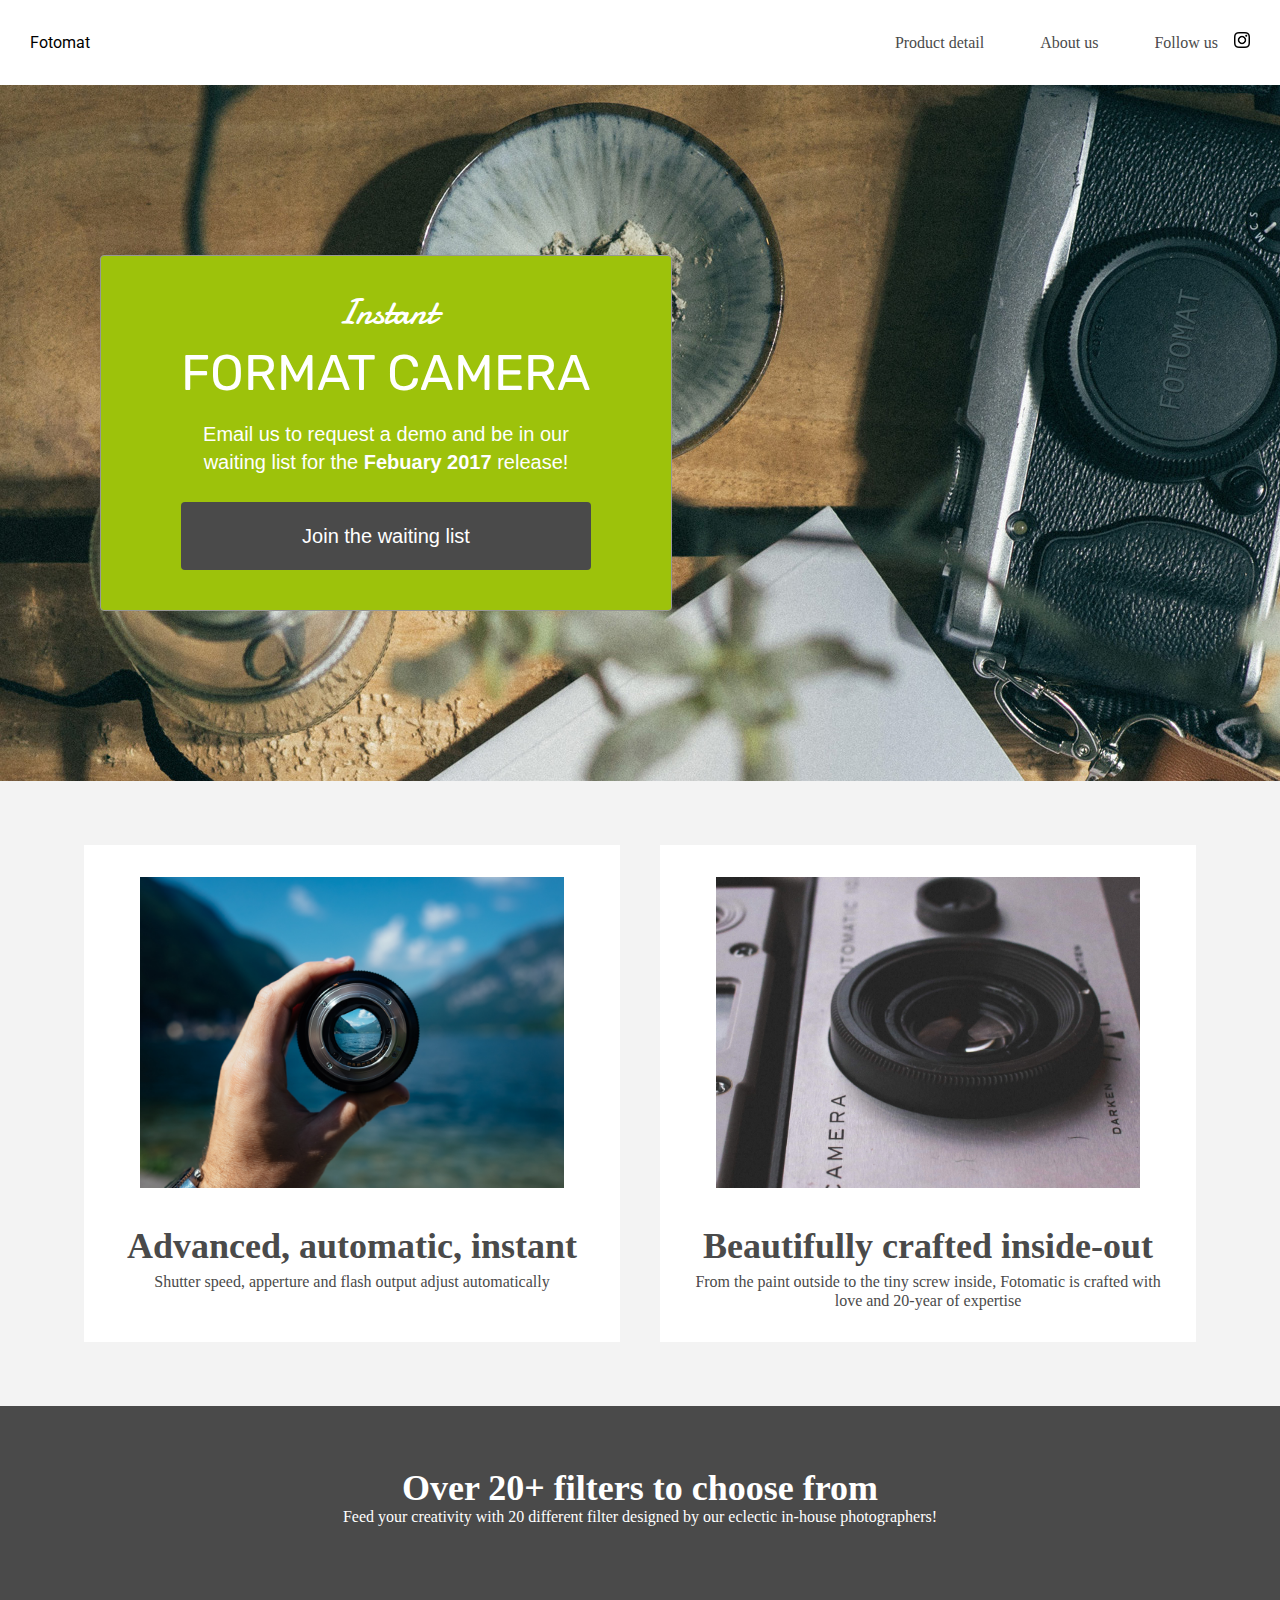
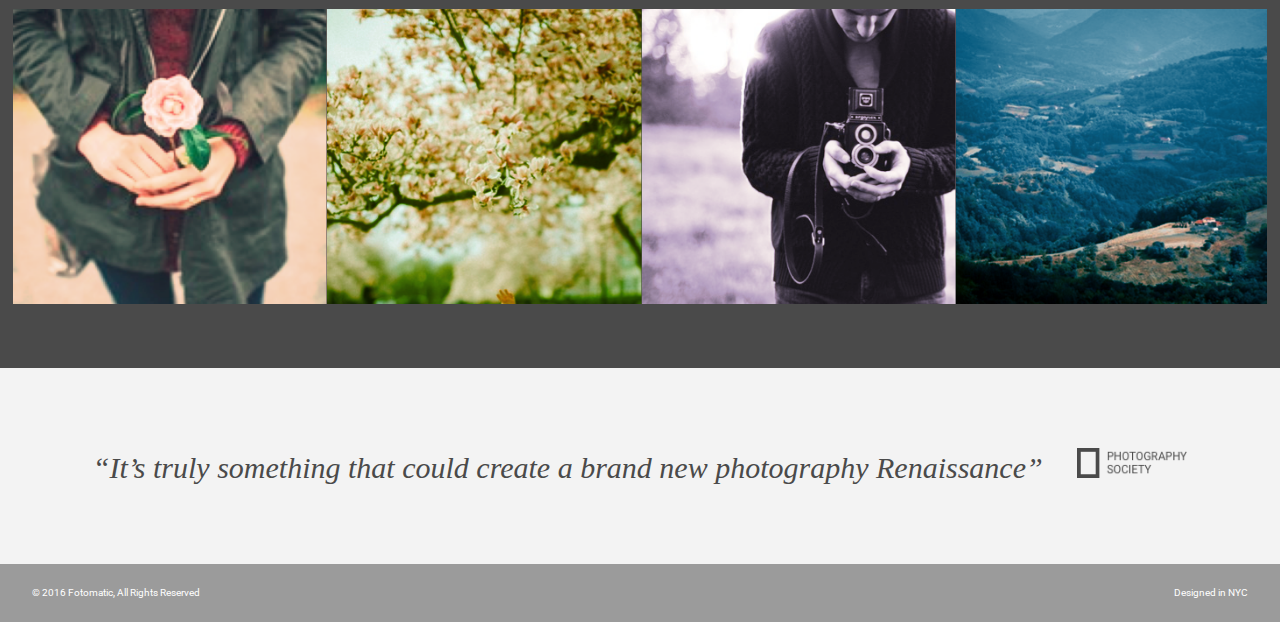
<file: fotomatic/index.html>
<!DOCTYPE html>
<html>
<head>
  <link rel="stylesheet" href="./resources/css/reset.css">
  <link href="https://fonts.googleapis.com/css?family=Damion" rel="stylesheet">
  <link href="https://fonts.googleapis.com/css?family=Rubik" rel="stylesheet">
  <link href="https://fonts.googleapis.com/css?family=Roboto:300,400,600,700" rel="stylesheet">
  <link rel="stylesheet" href="./resources/css/style.css">
</head>
<body>
  <!-- Header -->
  <header>
    <div class="content">
      <a href="index.html" class="desktop logo">Fotomat</a>
      <nav class="desktop">
        <ul>
          <li><a href="#">Product detail</a></li>
          <li><a href="#">About us</a></li>
          <li><a href="https://www.instagram.com/">Follow us <img class="icon" src="./resources/images/instagram.png"></a></li>
        </ul>
      </nav>
      <nav class="mobile">
        <ul>
          <li><a href="#"><img src="./resources/images/ic-logo.svg"></a></li>
          <li><a href="#"><img src="./resources/images/ic-product-detail.svg"></a></li>
          <li><a href="#"><img src="./resources/images/ic-about-us.svg"></a></li>
          <li><a href="#" class="button">Join us</a></li>
        </ul>
      </nav>
    </div>
  </header>

  <!-- Main Content -->
  <div class="main-content">

    <!-- Sign Up Section -->
    <div id="sign-up-section" class="banner">
      <div id="sign-up-cta">
        <div class="content center">
          <div class="header">
            <h2 class="cursive">Instant</h2>
            <h1 class="striking">FORMAT CAMERA</h1>
          </div>
          <div class="email">
            <span>
              Email us to request a demo and be in our waiting list for the <strong>Febuary 2017</strong> release!
            </span>
            <div class="button">Join the waiting list</div>
          </div>
        </div>
      </div>
    </div>

    <!-- Features Section -->
    <div id="features-section">
      <div class="feature">
        <div class="center">
          <div class="image-container">
            <img src="resources/images/feature-1.png" />
          </div>
          <div class="content">
            <h2>Advanced, automatic, instant</h2>
            <h3>Shutter speed, apperture and flash output adjust automatically</h3>
          </div>
        </div>
      </div>
      <div class="feature">
        <div class="center">
          <div class="image-container">
            <img src="resources/images/feature-2.png" />
          </div>
          <div class="content">
            <h2>Beautifully crafted inside-out</h2>
            <h3>From the paint outside to the tiny screw inside, Fotomatic is crafted with love and 20-year of expertise</h3>
          </div>
        </div>
      </div>
    </div>

    <!-- Filters Section -->
    <div id="filters-section">
      <div class="content center">
        <h2>Over 20+ filters to choose from</h2>
        <h3>Feed your creativity with 20 different filter designed by our eclectic in-house photographers!</h3>
      </div>
      <div class="images-container">
        <div class="image-container">
          <img src="./resources/images/filter-1.png" />
        </div>
        <div class="image-container">
          <img src="./resources/images/filter-2.png" />
        </div>
        <div class="image-container">
          <img src="./resources/images/filter-3.png" />
        </div>
        <div class="image-container extra">
          <img src="./resources/images/filter-4.png" />
        </div>
      </div>
    </div>

    <!-- Quotes Section -->
    <div id="quotes-section">
      <div class="content center">
        <span class="quote">“It’s truly something that could create a brand new photography Renaissance”</span>
        <img class="quote-citation" src="./resources/images/photography-logo.png" />
      </div>
    </div>

    <!-- Footer -->
    <footer>
      <div class="content">
        <span class="copyright">© 2016  Fotomatic, All Rights Reserved</span>
        <span class="location">Designed in NYC</span>
      </div>
    </footer>

  </div>
</body>
</html>
</file>
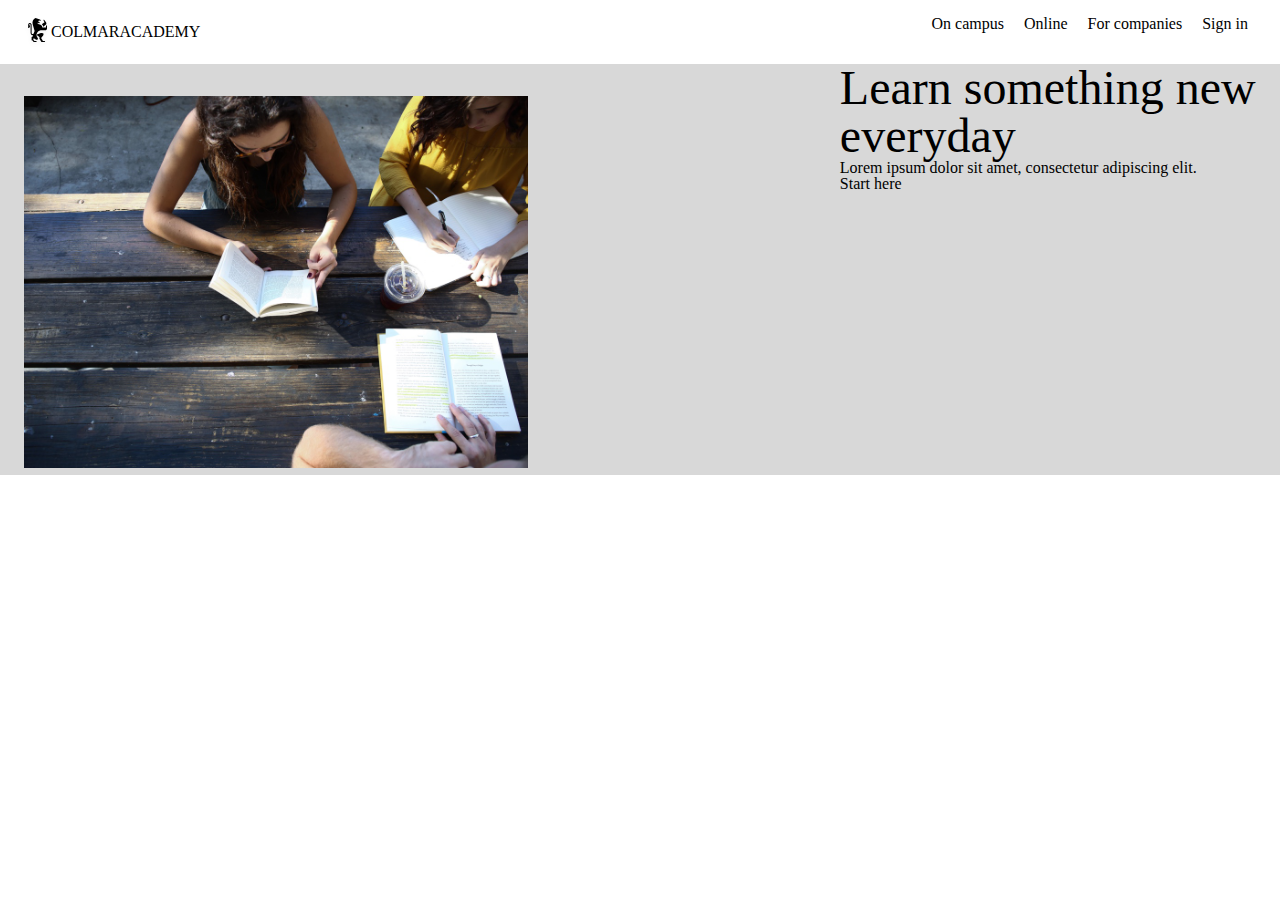
<file: Test/index.html>
<!DOCTYPE html>
<html>
  <head>
    <meta charset="utf-8">
    <title>Colmar Academy</title>
    <link rel="stylesheet" href="./resources/css/reset.css">
    <link rel="stylesheet" href="./resources/css/style.css">
  </head>
  <body>
    <header class="container">
        <div class="logo">
          <img src="resources/images/ic-logo.svg" />
          <span class="dark">COLMAR</span><span class="light">ACADEMY</span>
        </div>
          <nav>
              <span>On campus</span>
              <span>Online</span>
              <span>For companies</span>
              <span>Sign in</span>
          </nav>
    </header>
    <div class="banner container">
      <div class="banner-img">
        <img src="resources/images/banner.jpg" />
      </div>
      <div class="learn">
        <h1>Learn something new everyday</h1>
        <h3>Lorem ipsum dolor sit amet, consectetur adipiscing elit.</h3>
        <div class="button">Start here</div>
      </div>
    </div>
  </body>
</html>
</file>
<file: fotomatic/resources/css/style.css>
/* Universal Styles */

html {
  font-family: "Roboto", sans-serif;
  font-size: 16px;
}

.main-content {
  position: relative;
  top: 5.3125rem; /* To offset for fixed header. */
}

.center {
  text-align: center;
}

.button {
  border-radius: 4px;
  background-color: #4a4a4a;
  color: white;
}

.image-container {
  overflow: hidden;
}

.image-container img {
  display: block;
}

@media only screen and (max-width: 760px) {
  .main-content {
    top: 2.5625rem;
  }
}

/* Header */

header {
  position: fixed;
  width: 100%;
  border-bottom: solid 1px #c6c1c1;
  background-color: white;
}

header .content {
  display: flex;
  align-items: center;
  padding: 1.875rem;

}

header .logo {
  flex: 1;
}

header nav ul {
  display: flex;
}

nav li {
  padding-left: 3.5rem;
}

nav a {
  vertical-align: bottom;
  line-height: 1.6;
  font-size: 1rem;
  color: #4a4a4a;
  font-family: Roboto-Regular;
}

header .icon {
  width: 1rem;
  padding-left: .75rem;
}

header .mobile {
  display: none;
}

@media only screen and (max-width: 760px) {
  header .desktop {
    display: none;
  }

  header .mobile {
    display: block;
    width: 100%;
  }

  header .content {
    padding: .5rem 0;
  }

  header .mobile ul {
    display: flex;
    justify-content: space-around;
    align-items: center;
    width: 100%;
  }

  header .mobile li {
    padding: 0;
  }

  header .mobile .button {
    padding: .1875rem .5rem;
    background-color: #9dc20b;
    line-height: 1.6;
    color: white;
  }
}

/* Sign Up Section */

.banner {
  background-image: url('../images/banner-landingpage.jpg');
}

#sign-up-section {
  display: flex;
  justify-content: flex-start;
  align-items: flex-start;
  height: 43.5rem;
}

#sign-up-cta {
  padding: 0 5rem 2.5rem 5rem;
  border: solid 1px #979797;
  border-radius: 4px;
  background-color: #9dc20b;
  margin-top: 10.625rem;
  margin-left: 6.25rem;
}

#sign-up-cta .content {
  width: 25.625rem;
  margin-top: 2rem;
  font-family: "Roboto-Regular", sans-serif;
  font-size: 1.25rem;
  line-height: 1.4;
  color: white;
}

#sign-up-cta h1 {
  font-size: 3.125rem;
}

#sign-up-cta h2 {
  font-size: 2.25rem;
}

#sign-up-cta span strong {
  font-weight: bold;
}

#sign-up-cta .cursive {
  font-family: "Damion", cursive;
}

#sign-up-cta .striking {
  font-family: "Rubik", sans-serif;
  padding-bottom: .75rem;
}

#sign-up-cta .button {
  margin-top: 1.625rem;
  padding: 1.25rem 7.25rem;
}

@media only screen and (max-width: 760px) {
  #sign-up-section {
    align-items: center;
    justify-content: center;
    height: 28rem;
  }

  #sign-up-cta {
    position: static;
    width: auto;
    height: auto;
    background-color: transparent;
    border: none;
  }

  #sign-up-cta .content {
    margin-top: 0;
  }

  #sign-up-cta .email {
    display: none;
  }

  #sign-up-cta h1 {
    font-size: 3.125rem;
  }

  #sign-up-cta h2 {
    font-size: 2.25rem;
  }
}

@media only screen and (max-width: 450px) {
  #sign-up-section {
    height: 20rem;
  }

  #sign-up-cta h1 {
    font-size: 2.25rem;
  }

  #sign-up-cta h2 {
    font-size: 2rem;
  }
}

/* Features Section */

#features-section {
  display: flex;
  justify-content: space-between;
  padding: 4rem 5%;
  background-color: #f3f3f3;
}

.image-container img {
  max-width: 100%;
  height: auto;
}

.feature {
  flex: 1;
  padding: 2rem;
  margin: 0px 1.25rem;
  background-color: white;
  height: 39.6875;
}

.feature .image-container {
  width: 90%;
  height: 65%;
  margin: 0 auto;
}

.feature h2 {
  padding-bottom: .5rem;
  font-size: 2.25rem;
  font-weight: bold;
  color: #4a4a4a;
  font-family: Roboto-Bold;
}

.feature h3 {
  font-size: 1rem;
  line-height: 1.2;
  font-weight: 300;
  color: #4a4a4a;
  font-family: Roboto-Light;
}

.feature .content {
  margin-top: 2.5rem;
}

@media only screen and (max-width: 890px) {
  .feature h2 {
    font-size: 1.125rem;
    line-height: 1.3;
    font-weight: normal;
  }

  .feature h3 {
    font-size: .875rem;
    line-height: 1.4;
  }
}

@media only screen and (max-width: 760px) {
  #features-section {
    flex-flow: column;
    padding: 0;
  }

  .feature {
    margin: 0;
    padding: 1.25rem 1rem 0 1rem;
  }
}

/* Filters Section */

#filters-section {
  padding: 4rem 0;
  background-color: #4a4a4a;
}

#filters-section .content {
  padding: 0 .625rem;
  margin-bottom: 5rem;
}

#filters-section .content h2 {
  font-size: 2.25rem;
  font-weight: bold;
  color: white;
  font-family: Roboto-Bold;
}

#filters-section .content h3 {
  font-size: 1rem;
  line-height: 1.4;
  font-weight: 300;
  color: white;
  font-family: Roboto-Light;
}

#filters-section .images-container {
  max-width: 100%;
  padding: 0 1%;
  display: flex;
}

@media only screen and (max-width: 760px) {
  #filters-section {
    padding: 1.5rem 0 0 0;
  }

  #filters-section .content {
    margin-bottom: 1rem;
  }

  #filters-section .content h2 {
    padding-bottom: .625rem;
    font-size: 1.125rem;
    line-height: 1.3;
    font-weight: normal;
  }

  #filters-section .content h3 {
    font-size: .875rem;
    line-height: 1.4;
  }

  #filters-section .images-container {
    padding: 0;
  }

  #filters-section .extra {
    display: none;
  }
}

/* Quotes Section */

#quotes-section {
  background-color: #f3f3f3;
}

#quotes-section .content {
  padding: 5rem 0;

}

#quotes-section .quote {
  padding-right: 1.875rem;
  font-family: Palatino-Italic, serif;
  font-size: 1.875rem;
  line-height: 1.1;
  font-style: italic;
  color: #4a4a4a;
}

#quotes-section .quote-citation {
  height: 1.875rem;

}

@media only screen and (max-width: 760px) {
  #quotes-section .content {
    padding: 1.875rem .625rem;
  }

  #quotes-section .quote {
    font-size: 1.5rem;
    line-height: 1.4;
  }

  #quotes-section .quote-citation {
    display: block;
    padding-top: 1rem;
    margin: auto;
  }
}

/* Footer */

footer {
  background-color: #9b9b9b;
  padding: 1.5rem 2rem;
}

footer .content {
  color: white;
  display: flex;
  font-size: .75rem;
}

footer .copyright {
  flex-grow: 1;
}

@media only screen and (min-width: 760px) {
  footer .content {
    font-size: .625rem;
  }
}
</file>
<file: Test/resources/css/style.css>
body {
  font-size: 16px;
}


.logo {
  margin-left: 1.5rem;
  margin-top: 1rem;
  margin-bottom: 1rem;
  display: flex;
}

.logo span {
  line-height: 2rem;
}

.container {
  height: 64px;
  display: flex;

}

nav {
  text-align: right;
  flex-grow: 1;
  margin-right: 1.5rem;
  margin-top: 1rem;
  margin-bottom: 1rem;
}

nav span {
  display: inline-block;
  padding-left: .5rem;
  padding-right: .5rem;
}

/* Banner */

.banner {
  background-color: #D8D8D8;
  height: 25.7rem;
}

.banner-img img {
  width: 60%;
  padding: 2rem 1.5rem;
}

.learn h1 {
  font-size: 3rem;
}
</file>
